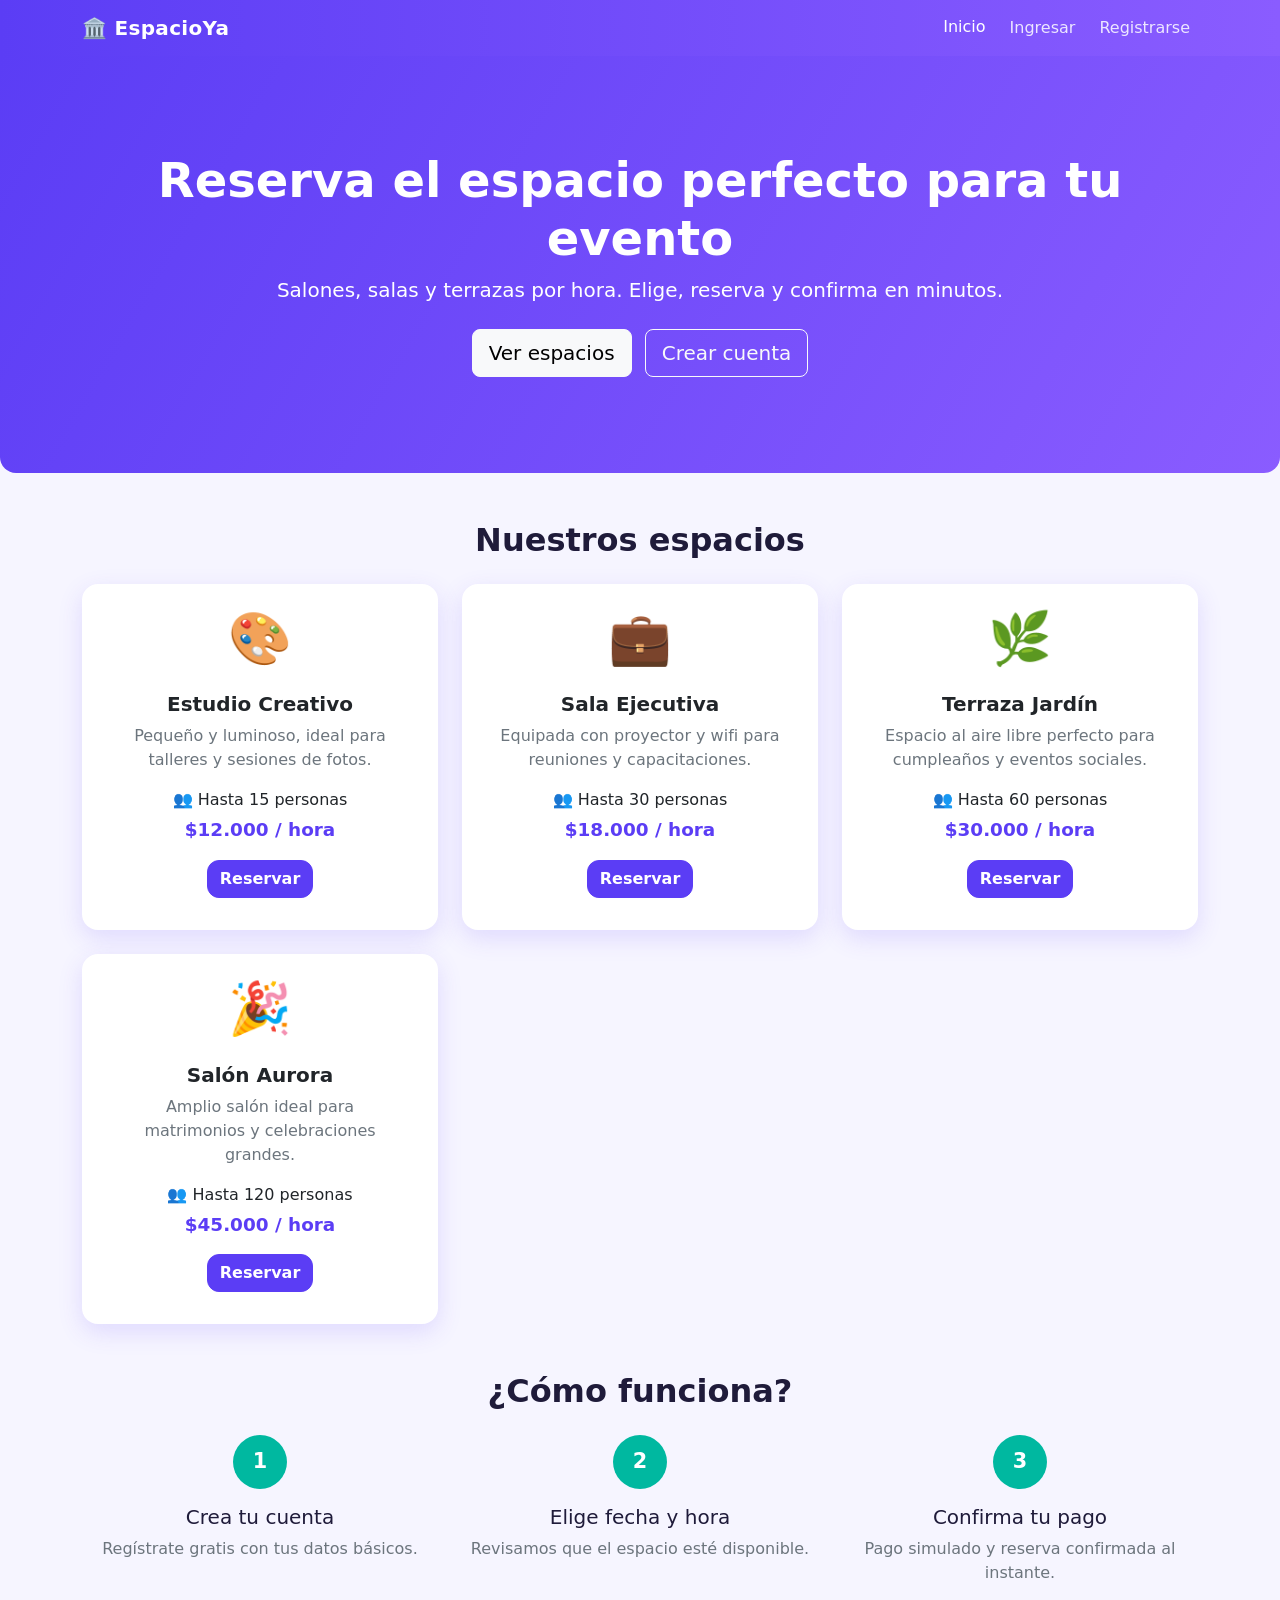
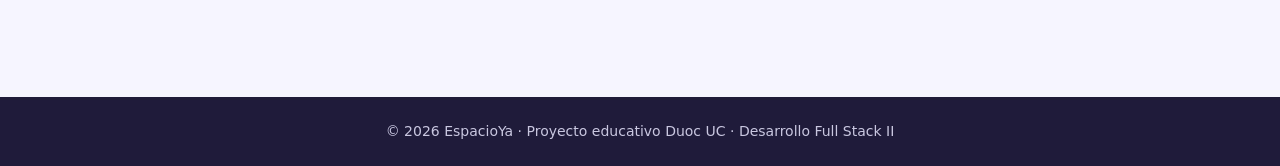
<file: index.html>
<!DOCTYPE html>
<html lang="es">
<head>
  <meta charset="UTF-8">
  <meta name="viewport" content="width=device-width, initial-scale=1">
  <title>Inicio · EspacioYa</title>
  <link href="https://cdn.jsdelivr.net/npm/bootstrap@5.3.3/dist/css/bootstrap.min.css" rel="stylesheet">
  <link href="css/style.css" rel="stylesheet">
</head>
<body>
<div id="navbar"></div>
<header class="hero text-center">
  <div class="container">
    <h1>Reserva el espacio perfecto para tu evento</h1>
    <p class="lead mb-4">Salones, salas y terrazas por hora. Elige, reserva y confirma en minutos.</p>
    <a href="#espacios" class="btn btn-light btn-lg me-2">Ver espacios</a>
    <a href="pages/registro.html" class="btn btn-outline-light btn-lg">Crear cuenta</a>
  </div>
</header>

<main class="container py-5">
  <section id="espacios">
    <h2 class="fw-bold mb-4 text-center">Nuestros espacios</h2>
    <div class="row row-cols-1 row-cols-md-2 row-cols-lg-3 g-4" id="listaEspacios"></div>
  </section>

  <section class="mt-5">
    <h2 class="fw-bold mb-4 text-center">¿Cómo funciona?</h2>
    <div class="row g-4 text-center">
      <div class="col-12 col-md-4"><div class="paso-numero mb-3">1</div><h5>Crea tu cuenta</h5><p class="text-secondary">Regístrate gratis con tus datos básicos.</p></div>
      <div class="col-12 col-md-4"><div class="paso-numero mb-3">2</div><h5>Elige fecha y hora</h5><p class="text-secondary">Revisamos que el espacio esté disponible.</p></div>
      <div class="col-12 col-md-4"><div class="paso-numero mb-3">3</div><h5>Confirma tu pago</h5><p class="text-secondary">Pago simulado y reserva confirmada al instante.</p></div>
    </div>
  </section>
</main>
<footer id="footer"></footer>
<script src="https://cdn.jsdelivr.net/npm/bootstrap@5.3.3/dist/js/bootstrap.bundle.min.js"></script>
<script src="js/utils/formato.js"></script>
<script src="js/utils/validaciones.js"></script>
<script src="js/config/rutas.js"></script>
<script src="data/seed.js"></script>
<script src="js/models/usuario.model.js"></script>
<script src="js/models/espacio.model.js"></script>
<script src="js/models/reserva.model.js"></script>
<script src="js/services/storage.service.js"></script>
<script src="js/services/usuario.service.js"></script>
<script src="js/services/espacio.service.js"></script>
<script src="js/services/reserva.service.js"></script>
<script src="js/services/auth.service.js"></script>
<script src="js/components/layout.js"></script>
<script src="js/controllers/index.controller.js"></script>
</body>
</html>
</file>
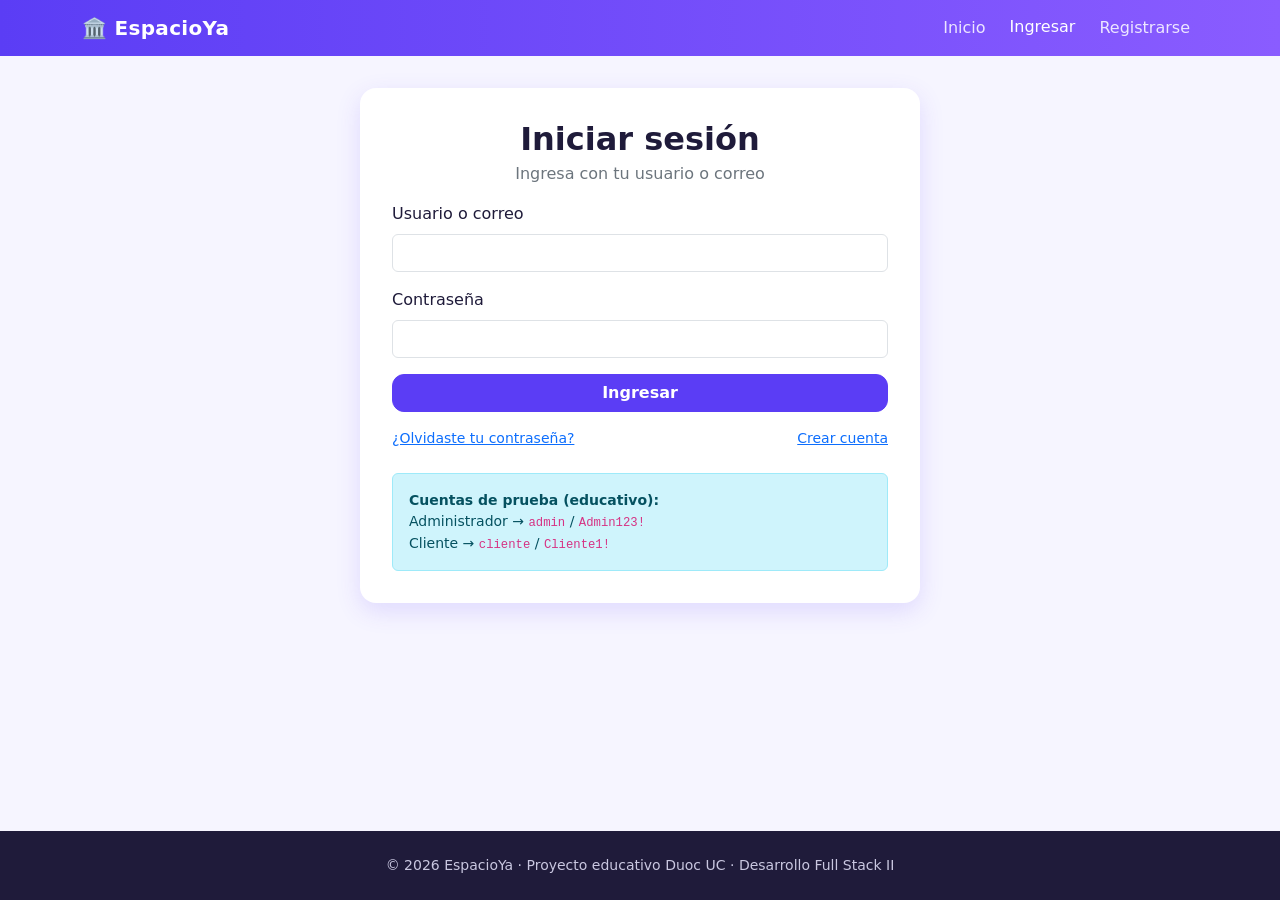
<file: pages/admin.html>
<!DOCTYPE html>
<html lang="es">
<head>
  <meta charset="UTF-8">
  <meta name="viewport" content="width=device-width, initial-scale=1">
  <title>Panel admin · EspacioYa</title>
  <link href="https://cdn.jsdelivr.net/npm/bootstrap@5.3.3/dist/css/bootstrap.min.css" rel="stylesheet">
  <link href="../css/style.css" rel="stylesheet">
</head>
<body>
<div id="navbar"></div>
<main class="container py-4">
  <h2 class="fw-bold mb-3">Panel de administración</h2>

  <ul class="nav nav-pills mb-4 flex-column flex-sm-row gap-2" id="tabsAdmin" role="tablist">
    <li class="nav-item" role="presentation"><button class="nav-link active" data-bs-toggle="pill" data-bs-target="#tabEspacios" type="button">🏛️ Espacios</button></li>
    <li class="nav-item" role="presentation"><button class="nav-link" data-bs-toggle="pill" data-bs-target="#tabReservas" type="button">📅 Reservas</button></li>
    <li class="nav-item" role="presentation"><button class="nav-link" data-bs-toggle="pill" data-bs-target="#tabUsuarios" type="button">👥 Usuarios</button></li>
  </ul>

  <div class="tab-content">
    <!-- Mantenedor de espacios -->
    <div class="tab-pane fade show active" id="tabEspacios">
      <div class="row g-4">
        <div class="col-12 col-lg-4">
          <div class="tarjeta p-4">
            <h5 id="tituloEspacio" class="mb-3">Nuevo espacio</h5>
            <form id="formEspacio" novalidate>
              <input type="hidden" id="espId">
              <div class="mb-3"><label for="espNombre" class="form-label">Nombre</label>
                <input type="text" id="espNombre" class="form-control" maxlength="40"><div class="invalid-feedback"></div></div>
              <div class="row g-3 mb-3">
                <div class="col-6"><label for="espCapacidad" class="form-label">Capacidad</label>
                  <input type="number" id="espCapacidad" class="form-control" min="1"><div class="invalid-feedback"></div></div>
                <div class="col-6"><label for="espPrecio" class="form-label">Precio/hora</label>
                  <input type="number" id="espPrecio" class="form-control" min="1000" step="500"><div class="invalid-feedback"></div></div>
              </div>
              <div class="mb-3"><label for="espIcono" class="form-label">Ícono (emoji)</label>
                <input type="text" id="espIcono" class="form-control" maxlength="4" value="🏛️"><div class="invalid-feedback"></div></div>
              <div class="mb-3"><label for="espDescripcion" class="form-label">Descripción</label>
                <textarea id="espDescripcion" class="form-control" rows="3" maxlength="150"></textarea><div class="invalid-feedback"></div></div>
              <div class="d-flex flex-column flex-sm-row gap-2">
                <button type="submit" id="btnEspGuardar" class="btn btn-principal flex-fill">Agregar</button>
                <button type="button" id="btnEspCancelar" class="btn btn-outline-secondary flex-fill d-none">Cancelar</button>
              </div>
            </form>
          </div>
        </div>
        <div class="col-12 col-lg-8">
          <div class="tarjeta p-4"><div class="table-responsive">
            <table class="table table-hover mb-0">
              <thead><tr><th>Espacio</th><th>Capacidad</th><th>Precio/hora</th><th>Acciones</th></tr></thead>
              <tbody id="tablaEspacios"></tbody>
            </table></div></div>
        </div>
      </div>
    </div>

    <!-- Reservas de todos los clientes -->
    <div class="tab-pane fade" id="tabReservas">
      <div class="tarjeta p-4"><div class="table-responsive">
        <table class="table table-hover mb-0">
          <thead><tr><th>#</th><th>Cliente</th><th>Espacio</th><th>Fecha y hora</th><th>Total</th><th>Estado</th><th></th></tr></thead>
          <tbody id="tablaReservasAdmin"></tbody>
        </table></div></div>
    </div>

    <!-- Usuarios -->
    <div class="tab-pane fade" id="tabUsuarios">
      <div class="tarjeta p-4"><div class="table-responsive">
        <table class="table table-hover mb-0">
          <thead><tr><th>Nombre</th><th>Usuario</th><th>Correo</th><th>Rol</th><th></th></tr></thead>
          <tbody id="tablaUsuarios"></tbody>
        </table></div></div>
    </div>
  </div>
</main>
<footer id="footer"></footer>
<script src="https://cdn.jsdelivr.net/npm/bootstrap@5.3.3/dist/js/bootstrap.bundle.min.js"></script>
<script src="../js/utils/formato.js"></script>
<script src="../js/utils/validaciones.js"></script>
<script src="../js/config/rutas.js"></script>
<script src="../data/seed.js"></script>
<script src="../js/models/usuario.model.js"></script>
<script src="../js/models/espacio.model.js"></script>
<script src="../js/models/reserva.model.js"></script>
<script src="../js/services/storage.service.js"></script>
<script src="../js/services/usuario.service.js"></script>
<script src="../js/services/espacio.service.js"></script>
<script src="../js/services/reserva.service.js"></script>
<script src="../js/services/auth.service.js"></script>
<script src="../js/components/layout.js"></script>
<script src="../js/controllers/admin.controller.js"></script>
</body>
</html>
</file>
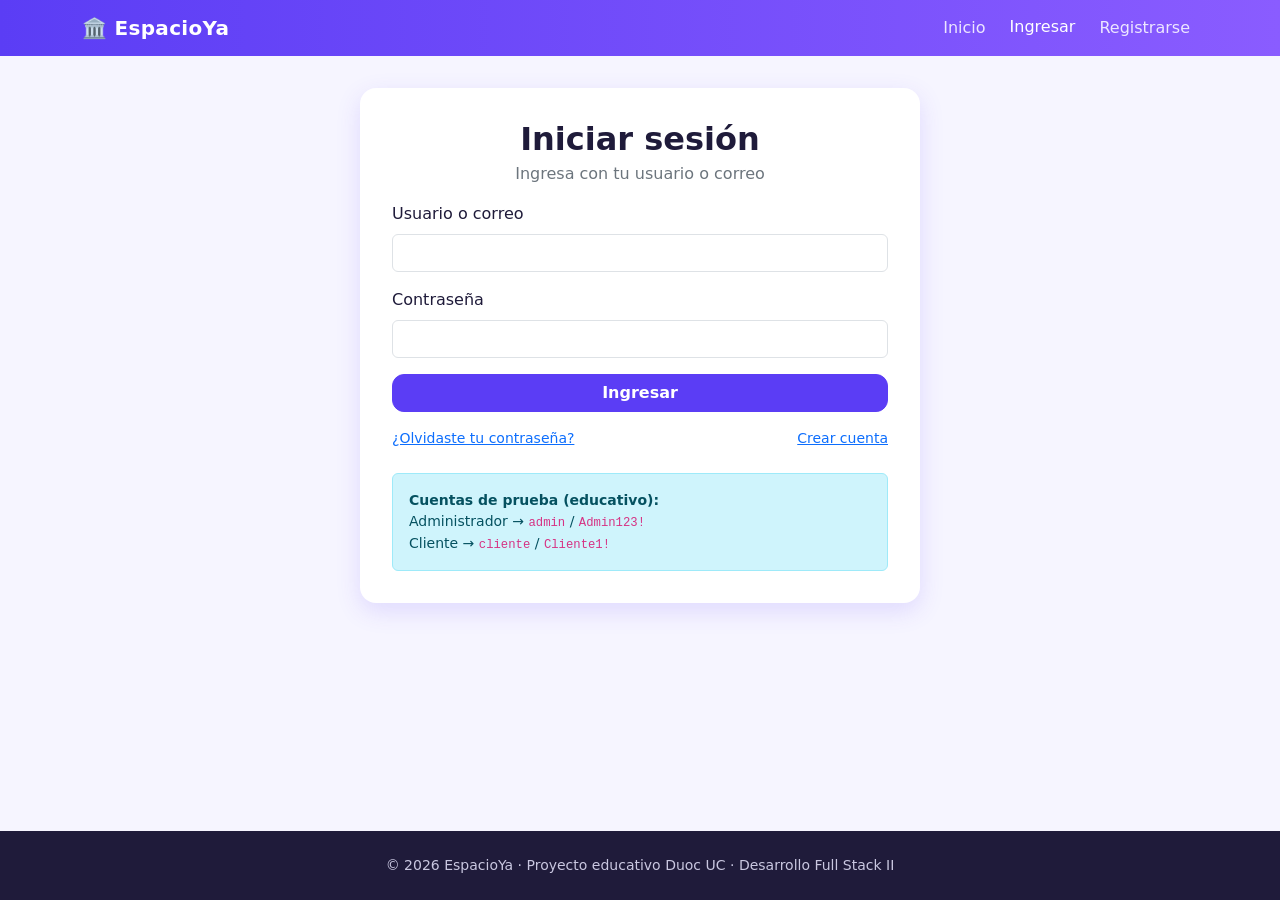
<file: pages/login.html>
<!DOCTYPE html>
<html lang="es">
<head>
  <meta charset="UTF-8">
  <meta name="viewport" content="width=device-width, initial-scale=1">
  <title>Ingresar · EspacioYa</title>
  <link href="https://cdn.jsdelivr.net/npm/bootstrap@5.3.3/dist/css/bootstrap.min.css" rel="stylesheet">
  <link href="../css/style.css" rel="stylesheet">
</head>
<body>
<div id="navbar"></div>
<main class="container">
  <div class="tarjeta form-card">
    <h2 class="fw-bold text-center mb-1">Iniciar sesión</h2>
    <p class="text-center text-secondary">Ingresa con tu usuario o correo</p>
    <form id="formLogin" novalidate>
      <div class="mb-3">
        <label for="usuario" class="form-label">Usuario o correo</label>
        <input type="text" class="form-control" id="usuario" autocomplete="username">
        <div class="invalid-feedback"></div>
      </div>
      <div class="mb-3">
        <label for="clave" class="form-label">Contraseña</label>
        <input type="password" class="form-control" id="clave" autocomplete="current-password">
        <div class="invalid-feedback"></div>
      </div>
      <div class="d-grid gap-2">
        <button type="submit" class="btn btn-principal">Ingresar</button>
      </div>
    </form>
    <div class="d-flex justify-content-between mt-3 small">
      <a href="recuperar.html">¿Olvidaste tu contraseña?</a>
      <a href="registro.html">Crear cuenta</a>
    </div>
    <div class="alert alert-info mt-4 small mb-0">
      <strong>Cuentas de prueba (educativo):</strong><br>
      Administrador → <code>admin</code> / <code>Admin123!</code><br>
      Cliente → <code>cliente</code> / <code>Cliente1!</code>
    </div>
  </div>
</main>
<footer id="footer"></footer>
<script src="https://cdn.jsdelivr.net/npm/bootstrap@5.3.3/dist/js/bootstrap.bundle.min.js"></script>
<script src="../js/utils/formato.js"></script>
<script src="../js/utils/validaciones.js"></script>
<script src="../js/config/rutas.js"></script>
<script src="../data/seed.js"></script>
<script src="../js/models/usuario.model.js"></script>
<script src="../js/models/espacio.model.js"></script>
<script src="../js/models/reserva.model.js"></script>
<script src="../js/services/storage.service.js"></script>
<script src="../js/services/usuario.service.js"></script>
<script src="../js/services/espacio.service.js"></script>
<script src="../js/services/reserva.service.js"></script>
<script src="../js/services/auth.service.js"></script>
<script src="../js/components/layout.js"></script>
<script src="../js/controllers/login.controller.js"></script>
</body>
</html>
</file>
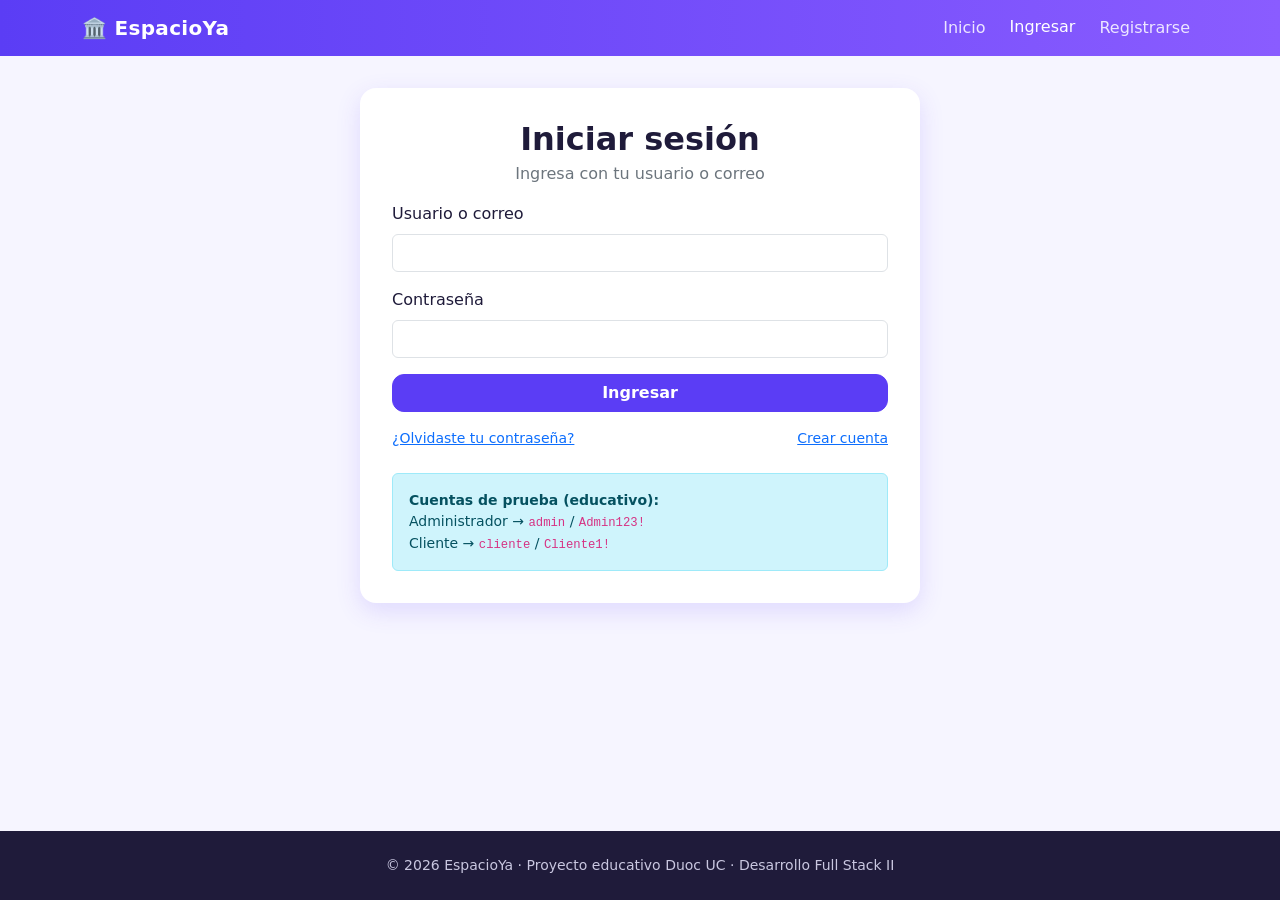
<file: pages/pago.html>
<!DOCTYPE html>
<html lang="es">
<head>
  <meta charset="UTF-8">
  <meta name="viewport" content="width=device-width, initial-scale=1">
  <title>Pago · EspacioYa</title>
  <link href="https://cdn.jsdelivr.net/npm/bootstrap@5.3.3/dist/css/bootstrap.min.css" rel="stylesheet">
  <link href="../css/style.css" rel="stylesheet">
</head>
<body>
<div id="navbar"></div>
<main class="container">
  <div class="tarjeta form-card">
    <h2 class="fw-bold text-center mb-3">Pagar reserva</h2>
    <div id="detalle" class="mb-3"></div>

    <form id="formPago" novalidate>
      <div class="alert alert-warning small">Pago simulado: no se solicita ni se guarda ningún dato bancario.</div>
      <div class="mb-3">
        <label for="metodo" class="form-label">Método de pago</label>
        <select id="metodo" class="form-select">
          <option value="">Selecciona...</option>
          <option>Tarjeta de crédito</option>
          <option>Tarjeta de débito</option>
          <option>Transferencia</option>
        </select>
        <div class="invalid-feedback"></div>
      </div>
      <div class="form-check mb-3">
        <input class="form-check-input" type="checkbox" id="terminos">
        <label class="form-check-label" for="terminos">Acepto las condiciones de arriendo</label>
        <div class="invalid-feedback"></div>
      </div>
      <div class="d-grid gap-2">
        <button type="submit" class="btn btn-principal">Pagar ahora</button>
        <a href="reservas.html" class="btn btn-outline-secondary">Pagar después</a>
      </div>
    </form>

    <div id="exito" class="text-center d-none">
      <div style="font-size:3.5rem">✅</div>
      <h4 class="fw-bold">¡Pago realizado con éxito!</h4>
      <p class="text-secondary mb-1">Tu reserva quedó confirmada.</p>
      <p>Código: <strong id="codigoPago"></strong></p>
      <a href="reservas.html" class="btn btn-principal">Ver mis reservas</a>
    </div>
  </div>
</main>
<footer id="footer"></footer>
<script src="https://cdn.jsdelivr.net/npm/bootstrap@5.3.3/dist/js/bootstrap.bundle.min.js"></script>
<script src="../js/utils/formato.js"></script>
<script src="../js/utils/validaciones.js"></script>
<script src="../js/config/rutas.js"></script>
<script src="../data/seed.js"></script>
<script src="../js/models/usuario.model.js"></script>
<script src="../js/models/espacio.model.js"></script>
<script src="../js/models/reserva.model.js"></script>
<script src="../js/services/storage.service.js"></script>
<script src="../js/services/usuario.service.js"></script>
<script src="../js/services/espacio.service.js"></script>
<script src="../js/services/reserva.service.js"></script>
<script src="../js/services/auth.service.js"></script>
<script src="../js/components/layout.js"></script>
<script src="../js/controllers/pago.controller.js"></script>
</body>
</html>
</file>
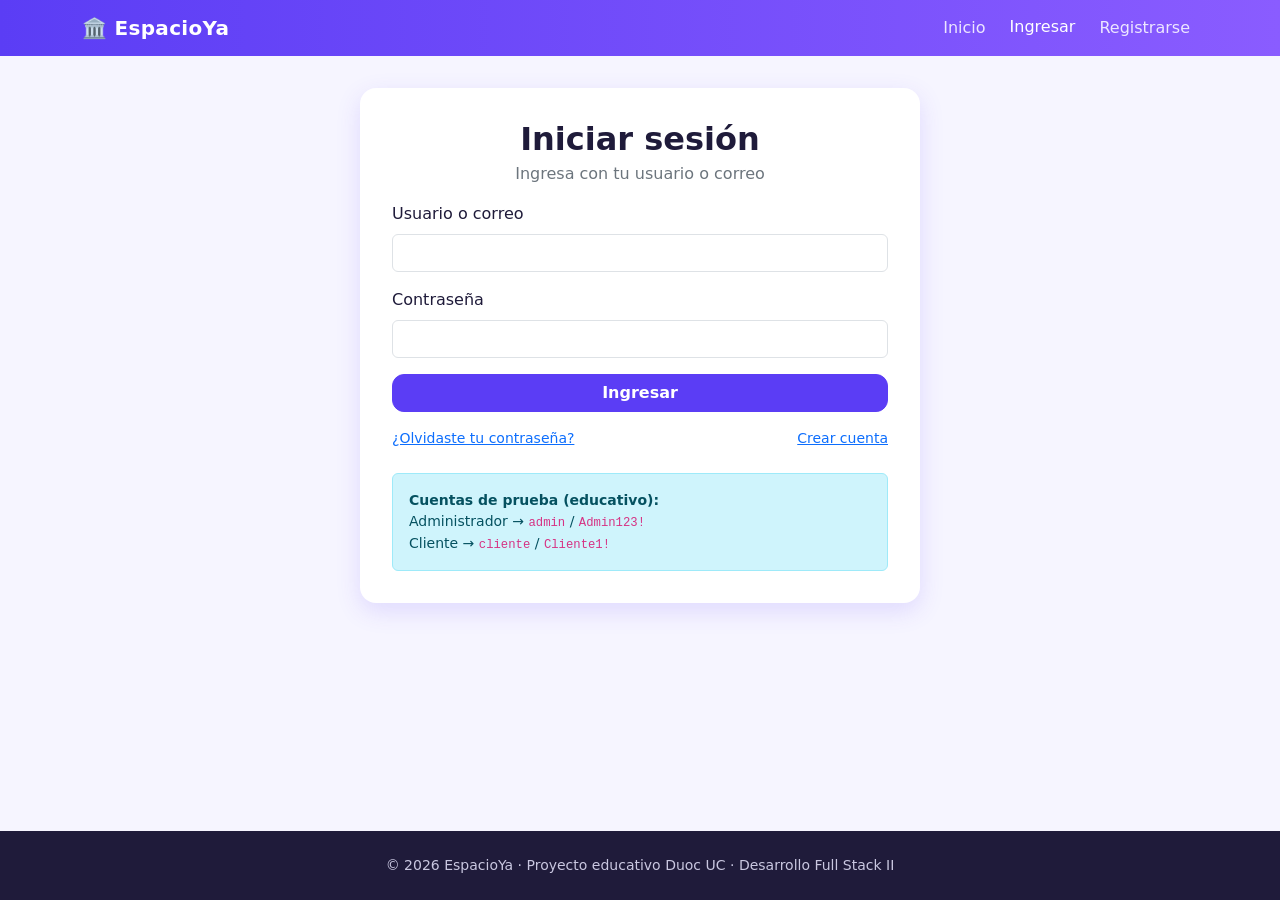
<file: pages/perfil.html>
<!DOCTYPE html>
<html lang="es">
<head>
  <meta charset="UTF-8">
  <meta name="viewport" content="width=device-width, initial-scale=1">
  <title>Mi perfil · EspacioYa</title>
  <link href="https://cdn.jsdelivr.net/npm/bootstrap@5.3.3/dist/css/bootstrap.min.css" rel="stylesheet">
  <link href="../css/style.css" rel="stylesheet">
</head>
<body>
<div id="navbar"></div>
<main class="container">
  <div class="tarjeta form-card" style="max-width: 760px;">
    <h2 class="fw-bold text-center mb-1">Mi perfil</h2>
    <p class="text-center text-secondary">Rol: <span class="badge bg-secondary" id="rolBadge"></span></p>
    <form id="formPerfil" novalidate>
      <div class="row g-3">
        <div class="col-12">
          <label for="nombre" class="form-label">Nombre completo</label>
          <input type="text" class="form-control" id="nombre">
          <div class="invalid-feedback"></div>
        </div>
        <div class="col-12 col-md-6">
          <label for="usuario" class="form-label">Nombre de usuario</label>
          <input type="text" class="form-control" id="usuario" readonly>
        </div>
        <div class="col-12 col-md-6">
          <label for="email" class="form-label">Correo electrónico</label>
          <input type="email" class="form-control" id="email">
          <div class="invalid-feedback"></div>
        </div>
        <div class="col-12 col-md-6">
          <label for="nacimiento" class="form-label">Fecha de nacimiento</label>
          <input type="date" class="form-control" id="nacimiento">
          <div class="invalid-feedback"></div>
        </div>
        <div class="col-12 col-md-6">
          <label for="direccion" class="form-label">Dirección <span class="text-secondary">(opcional)</span></label>
          <input type="text" class="form-control" id="direccion" maxlength="100">
          <div class="invalid-feedback"></div>
        </div>
      </div>

      <hr class="my-4">
      <h5>Cambiar contraseña <span class="text-secondary fs-6">(opcional)</span></h5>
      <div class="row g-3">
        <div class="col-12">
          <label for="claveActual" class="form-label">Contraseña actual</label>
          <input type="password" class="form-control" id="claveActual" autocomplete="current-password">
          <div class="invalid-feedback"></div>
        </div>
        <div class="col-12 col-md-6">
          <label for="clave" class="form-label">Nueva contraseña</label>
          <input type="password" class="form-control" id="clave" autocomplete="new-password">
          <div class="invalid-feedback"></div>
        </div>
        <div class="col-12 col-md-6">
          <label for="clave2" class="form-label">Repetir nueva contraseña</label>
          <input type="password" class="form-control" id="clave2" autocomplete="new-password">
          <div class="invalid-feedback"></div>
        </div>
        <div class="col-12"><ul class="reglas-clave" id="reglas"></ul></div>
      </div>

      <div class="d-flex flex-column flex-sm-row gap-2 mt-3">
        <button type="submit" class="btn btn-principal flex-fill">Guardar cambios</button>
        <button type="button" id="btnRestablecer" class="btn btn-outline-secondary flex-fill">Restablecer</button>
      </div>
    </form>
  </div>
</main>
<footer id="footer"></footer>
<script src="https://cdn.jsdelivr.net/npm/bootstrap@5.3.3/dist/js/bootstrap.bundle.min.js"></script>
<script src="../js/utils/formato.js"></script>
<script src="../js/utils/validaciones.js"></script>
<script src="../js/config/rutas.js"></script>
<script src="../data/seed.js"></script>
<script src="../js/models/usuario.model.js"></script>
<script src="../js/models/espacio.model.js"></script>
<script src="../js/models/reserva.model.js"></script>
<script src="../js/services/storage.service.js"></script>
<script src="../js/services/usuario.service.js"></script>
<script src="../js/services/espacio.service.js"></script>
<script src="../js/services/reserva.service.js"></script>
<script src="../js/services/auth.service.js"></script>
<script src="../js/components/layout.js"></script>
<script src="../js/controllers/perfil.controller.js"></script>
</body>
</html>
</file>
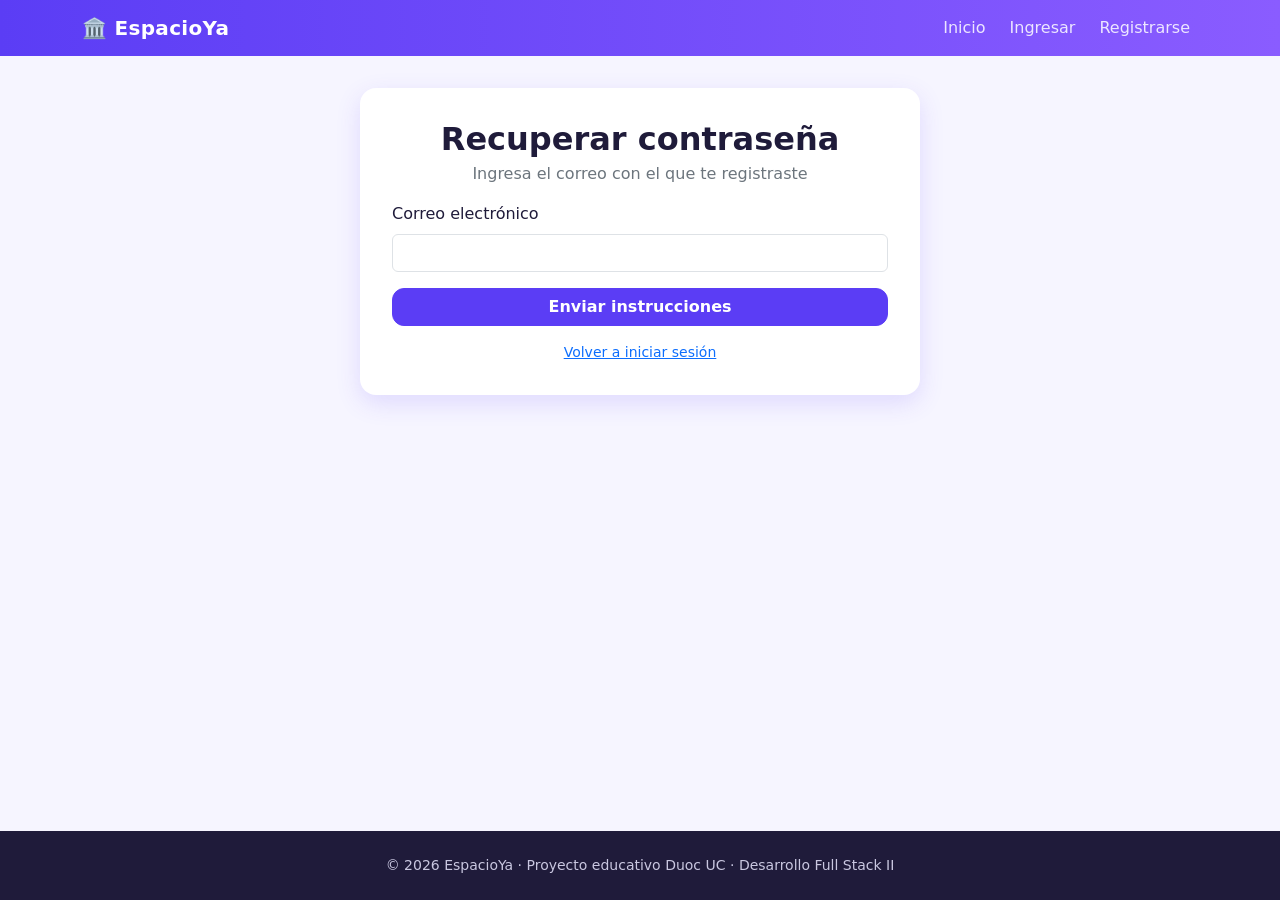
<file: pages/recuperar.html>
<!DOCTYPE html>
<html lang="es">
<head>
  <meta charset="UTF-8">
  <meta name="viewport" content="width=device-width, initial-scale=1">
  <title>Recuperar contraseña · EspacioYa</title>
  <link href="https://cdn.jsdelivr.net/npm/bootstrap@5.3.3/dist/css/bootstrap.min.css" rel="stylesheet">
  <link href="../css/style.css" rel="stylesheet">
</head>
<body>
<div id="navbar"></div>
<main class="container">
  <div class="tarjeta form-card">
    <h2 class="fw-bold text-center mb-1">Recuperar contraseña</h2>

    <form id="formEmail" novalidate>
      <p class="text-center text-secondary">Ingresa el correo con el que te registraste</p>
      <div class="mb-3">
        <label for="email" class="form-label">Correo electrónico</label>
        <input type="email" class="form-control" id="email">
        <div class="invalid-feedback"></div>
      </div>
      <div class="d-grid"><button type="submit" class="btn btn-principal">Enviar instrucciones</button></div>
    </form>

    <form id="formNueva" class="d-none" novalidate>
      <div class="alert alert-info small">
        Simulación: en un sistema real recibirías un enlace por correo. Aquí puedes definir tu nueva contraseña directamente.
      </div>
      <div class="mb-3">
        <label for="clave" class="form-label">Nueva contraseña</label>
        <input type="password" class="form-control" id="clave" autocomplete="new-password">
        <div class="invalid-feedback"></div>
        <ul class="reglas-clave" id="reglas"></ul>
      </div>
      <div class="mb-3">
        <label for="clave2" class="form-label">Repetir nueva contraseña</label>
        <input type="password" class="form-control" id="clave2" autocomplete="new-password">
        <div class="invalid-feedback"></div>
      </div>
      <div class="d-grid"><button type="submit" class="btn btn-principal">Cambiar contraseña</button></div>
    </form>

    <p class="text-center small mt-3 mb-0"><a href="login.html">Volver a iniciar sesión</a></p>
  </div>
</main>
<footer id="footer"></footer>
<script src="https://cdn.jsdelivr.net/npm/bootstrap@5.3.3/dist/js/bootstrap.bundle.min.js"></script>
<script src="../js/utils/formato.js"></script>
<script src="../js/utils/validaciones.js"></script>
<script src="../js/config/rutas.js"></script>
<script src="../data/seed.js"></script>
<script src="../js/models/usuario.model.js"></script>
<script src="../js/models/espacio.model.js"></script>
<script src="../js/models/reserva.model.js"></script>
<script src="../js/services/storage.service.js"></script>
<script src="../js/services/usuario.service.js"></script>
<script src="../js/services/espacio.service.js"></script>
<script src="../js/services/reserva.service.js"></script>
<script src="../js/services/auth.service.js"></script>
<script src="../js/components/layout.js"></script>
<script src="../js/controllers/recuperar.controller.js"></script>
</body>
</html>
</file>
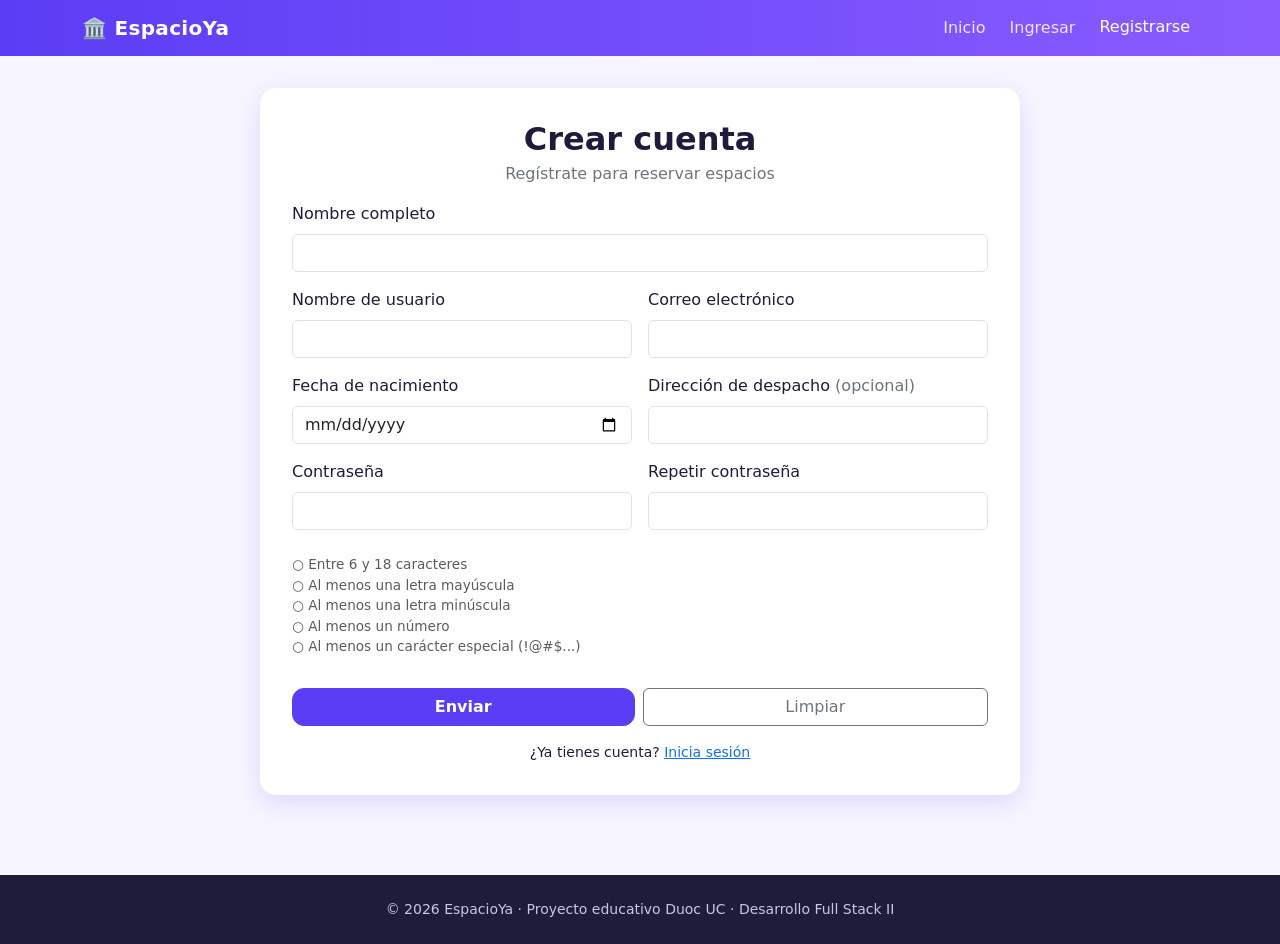
<file: pages/registro.html>
<!DOCTYPE html>
<html lang="es">
<head>
  <meta charset="UTF-8">
  <meta name="viewport" content="width=device-width, initial-scale=1">
  <title>Registro · EspacioYa</title>
  <link href="https://cdn.jsdelivr.net/npm/bootstrap@5.3.3/dist/css/bootstrap.min.css" rel="stylesheet">
  <link href="../css/style.css" rel="stylesheet">
</head>
<body>
<div id="navbar"></div>
<main class="container">
  <div class="tarjeta form-card" style="max-width: 760px;">
    <h2 class="fw-bold text-center mb-1">Crear cuenta</h2>
    <p class="text-center text-secondary">Regístrate para reservar espacios</p>
    <form id="formRegistro" novalidate>
      <div class="row g-3">
        <div class="col-12">
          <label for="nombre" class="form-label">Nombre completo</label>
          <input type="text" class="form-control" id="nombre" autocomplete="name">
          <div class="invalid-feedback"></div>
        </div>
        <div class="col-12 col-md-6">
          <label for="usuario" class="form-label">Nombre de usuario</label>
          <input type="text" class="form-control" id="usuario" autocomplete="username">
          <div class="invalid-feedback"></div>
        </div>
        <div class="col-12 col-md-6">
          <label for="email" class="form-label">Correo electrónico</label>
          <input type="email" class="form-control" id="email" autocomplete="email">
          <div class="invalid-feedback"></div>
        </div>
        <div class="col-12 col-md-6">
          <label for="nacimiento" class="form-label">Fecha de nacimiento</label>
          <input type="date" class="form-control" id="nacimiento">
          <div class="invalid-feedback"></div>
        </div>
        <div class="col-12 col-md-6">
          <label for="direccion" class="form-label">Dirección de despacho <span class="text-secondary">(opcional)</span></label>
          <input type="text" class="form-control" id="direccion" maxlength="100" autocomplete="street-address">
          <div class="invalid-feedback"></div>
        </div>
        <div class="col-12 col-md-6">
          <label for="clave" class="form-label">Contraseña</label>
          <input type="password" class="form-control" id="clave" autocomplete="new-password">
          <div class="invalid-feedback"></div>
        </div>
        <div class="col-12 col-md-6">
          <label for="clave2" class="form-label">Repetir contraseña</label>
          <input type="password" class="form-control" id="clave2" autocomplete="new-password">
          <div class="invalid-feedback"></div>
        </div>
        <div class="col-12"><ul class="reglas-clave" id="reglas"></ul></div>
      </div>
      <div class="d-flex flex-column flex-sm-row gap-2 mt-3">
        <button type="submit" class="btn btn-principal flex-fill">Enviar</button>
        <button type="reset" class="btn btn-outline-secondary flex-fill">Limpiar</button>
      </div>
    </form>
    <p class="text-center small mt-3 mb-0">¿Ya tienes cuenta? <a href="login.html">Inicia sesión</a></p>
  </div>
</main>
<footer id="footer"></footer>
<script src="https://cdn.jsdelivr.net/npm/bootstrap@5.3.3/dist/js/bootstrap.bundle.min.js"></script>
<script src="../js/utils/formato.js"></script>
<script src="../js/utils/validaciones.js"></script>
<script src="../js/config/rutas.js"></script>
<script src="../data/seed.js"></script>
<script src="../js/models/usuario.model.js"></script>
<script src="../js/models/espacio.model.js"></script>
<script src="../js/models/reserva.model.js"></script>
<script src="../js/services/storage.service.js"></script>
<script src="../js/services/usuario.service.js"></script>
<script src="../js/services/espacio.service.js"></script>
<script src="../js/services/reserva.service.js"></script>
<script src="../js/services/auth.service.js"></script>
<script src="../js/components/layout.js"></script>
<script src="../js/controllers/registro.controller.js"></script>
</body>
</html>
</file>
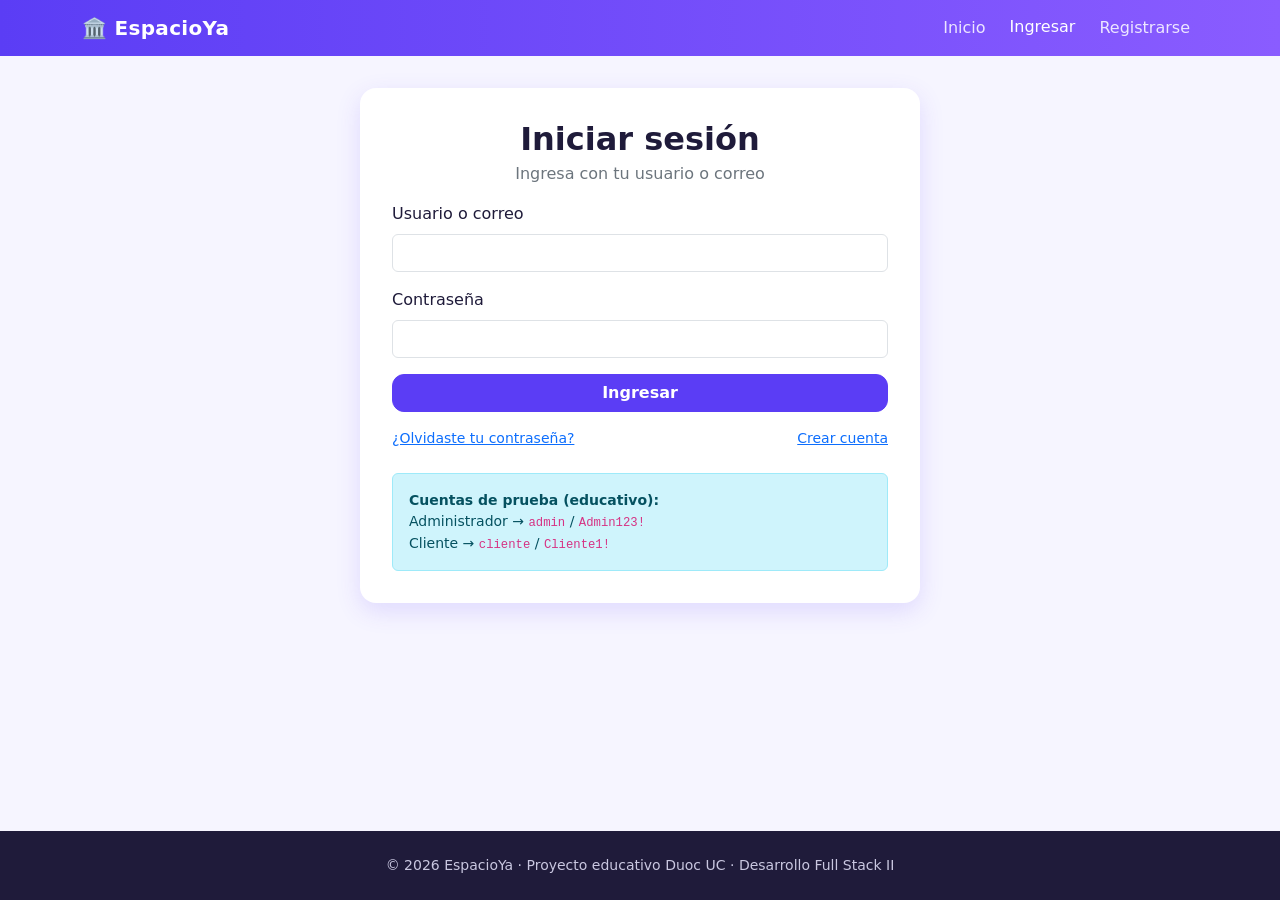
<file: pages/reservas.html>
<!DOCTYPE html>
<html lang="es">
<head>
  <meta charset="UTF-8">
  <meta name="viewport" content="width=device-width, initial-scale=1">
  <title>Mis reservas · EspacioYa</title>
  <link href="https://cdn.jsdelivr.net/npm/bootstrap@5.3.3/dist/css/bootstrap.min.css" rel="stylesheet">
  <link href="../css/style.css" rel="stylesheet">
</head>
<body>
<div id="navbar"></div>
<main class="container py-4">
  <h2 class="fw-bold mb-4">Reservar un espacio</h2>
  <div class="row g-4">
    <div class="col-12 col-lg-5">
      <div class="tarjeta p-4">
        <h5 id="tituloForm" class="mb-3">Nueva reserva</h5>
        <form id="formReserva" novalidate>
          <input type="hidden" id="reservaId">
          <div class="mb-3">
            <label for="espacio" class="form-label">Espacio</label>
            <select id="espacio" class="form-select"></select>
            <div class="invalid-feedback"></div>
          </div>
          <div class="row g-3 mb-3">
            <div class="col-12 col-sm-6">
              <label for="fecha" class="form-label">Fecha</label>
              <input type="date" id="fecha" class="form-control">
              <div class="invalid-feedback"></div>
            </div>
            <div class="col-12 col-sm-6">
              <label for="hora" class="form-label">Hora de inicio</label>
              <select id="hora" class="form-select"></select>
              <div class="invalid-feedback"></div>
            </div>
          </div>
          <div class="row g-3 mb-3">
            <div class="col-12 col-sm-6">
              <label for="duracion" class="form-label">Duración (horas)</label>
              <input type="number" id="duracion" class="form-control" min="1" max="8" value="1">
              <div class="invalid-feedback"></div>
            </div>
            <div class="col-12 col-sm-6">
              <label for="personas" class="form-label">N° de personas</label>
              <input type="number" id="personas" class="form-control" min="1" value="1">
              <div class="invalid-feedback"></div>
            </div>
          </div>
          <div class="mb-3">
            <label for="tipo" class="form-label">Tipo de evento</label>
            <select id="tipo" class="form-select">
              <option value="">Selecciona...</option>
              <option>Cumpleaños</option>
              <option>Matrimonio</option>
              <option>Reunión empresarial</option>
              <option>Taller o capacitación</option>
              <option>Otro</option>
            </select>
            <div class="invalid-feedback"></div>
          </div>
          <div class="mb-3">
            <label for="notas" class="form-label">Notas <span class="text-secondary">(opcional)</span></label>
            <textarea id="notas" class="form-control" rows="2" maxlength="200"></textarea>
          </div>
          <p class="fs-5">Total estimado: <strong class="precio" id="resumen">$0</strong></p>
          <div class="d-flex flex-column flex-sm-row gap-2">
            <button type="submit" id="btnGuardar" class="btn btn-principal flex-fill">Reservar</button>
            <button type="button" id="btnCancelarEdicion" class="btn btn-outline-secondary flex-fill d-none">Cancelar edición</button>
            <button type="reset" id="btnLimpiar" class="btn btn-outline-secondary flex-fill">Limpiar</button>
          </div>
        </form>
      </div>
    </div>

    <div class="col-12 col-lg-7">
      <div class="tarjeta p-4">
        <h5 class="mb-3">Mis reservas</h5>
        <div class="table-responsive">
          <table class="table table-hover align-middle mb-0">
            <thead><tr><th>Espacio</th><th>Fecha</th><th>Horario</th><th>Total</th><th>Estado</th><th>Acciones</th></tr></thead>
            <tbody id="tablaReservas"></tbody>
          </table>
        </div>
      </div>
    </div>
  </div>
</main>
<footer id="footer"></footer>
<script src="https://cdn.jsdelivr.net/npm/bootstrap@5.3.3/dist/js/bootstrap.bundle.min.js"></script>
<script src="../js/utils/formato.js"></script>
<script src="../js/utils/validaciones.js"></script>
<script src="../js/config/rutas.js"></script>
<script src="../data/seed.js"></script>
<script src="../js/models/usuario.model.js"></script>
<script src="../js/models/espacio.model.js"></script>
<script src="../js/models/reserva.model.js"></script>
<script src="../js/services/storage.service.js"></script>
<script src="../js/services/usuario.service.js"></script>
<script src="../js/services/espacio.service.js"></script>
<script src="../js/services/reserva.service.js"></script>
<script src="../js/services/auth.service.js"></script>
<script src="../js/components/layout.js"></script>
<script src="../js/controllers/reservas.controller.js"></script>
</body>
</html>
</file>
<file: css/style.css>
/* ===== EspacioYa · estilos personalizados (se combinan con Bootstrap 5) ===== */

/* Variables CSS */
:root {
  --color-primario: #5b3df5;
  --color-primario-oscuro: #4326cc;
  --color-secundario: #00b8a0;
  --color-acento: #ff6b6b;
  --color-fondo: #f6f5ff;
  --color-texto: #1f1b3a;
  --color-suave: #6c6a85;
  --radio: 16px;
  --sombra: 0 8px 24px rgba(91, 61, 245, 0.15);
}

body {
  background: var(--color-fondo);
  color: var(--color-texto);
  font-family: "Segoe UI", system-ui, -apple-system, Roboto, sans-serif;
  min-height: 100vh;
  display: flex;
  flex-direction: column;
}
main { flex: 1; }

/* Navbar */
.navbar-espacioya {
  background: linear-gradient(90deg, var(--color-primario), #8a5cff);
}
.navbar-espacioya .nav-link { color: rgba(255,255,255,.85); transition: color .2s, transform .2s; }
.navbar-espacioya .nav-link:hover,
.navbar-espacioya .nav-link.active { color: #fff; transform: translateY(-1px); }
.navbar-brand { font-weight: 800; letter-spacing: .3px; }

/* Botón principal */
.btn-principal {
  background: var(--color-primario);
  border-color: var(--color-primario);
  color: #fff;
  border-radius: 12px;
  font-weight: 600;
  transition: transform .2s, box-shadow .2s, background .2s;
}
.btn-principal:hover, .btn-principal:focus {
  background: var(--color-primario-oscuro);
  border-color: var(--color-primario-oscuro);
  color: #fff;
  transform: translateY(-2px);
  box-shadow: var(--sombra);
}
.btn-secundario { background: var(--color-secundario); border-color: var(--color-secundario); color: #fff; border-radius: 12px; font-weight: 600; }
.btn-secundario:hover { filter: brightness(.92); color: #fff; }

/* Hero con degradado animado (animación 1) */
.hero {
  color: #fff;
  background: linear-gradient(120deg, #5b3df5, #8a5cff, #00b8a0, #5b3df5);
  background-size: 300% 300%;
  animation: degradado 12s ease infinite;
  border-radius: 0 0 var(--radio) var(--radio);
  padding: 4rem 0;
}
.hero h1 { font-weight: 800; animation: aparecer .8s ease-out both; }
.hero p  { animation: aparecer .8s .2s ease-out both; }
.hero .btn { animation: aparecer .8s .4s ease-out both; }

/* Tarjetas */
.tarjeta {
  background: #fff;
  border: 0;
  border-radius: var(--radio);
  box-shadow: var(--sombra);
}
.espacio-card {
  transition: transform .25s, box-shadow .25s;
  animation: aparecer .6s ease-out both;   /* animación 2 */
}
.espacio-card:hover { transform: translateY(-6px); box-shadow: 0 14px 32px rgba(91,61,245,.25); }
.espacio-icono {
  font-size: 3.2rem;
  display: inline-block;
  animation: flotar 3s ease-in-out infinite; /* animación 3 */
}
.precio { color: var(--color-primario); font-weight: 700; font-size: 1.15rem; }

.paso-numero {
  width: 54px; height: 54px; border-radius: 50%;
  display: inline-flex; align-items: center; justify-content: center;
  background: var(--color-secundario); color: #fff; font-weight: 800; font-size: 1.3rem;
  animation: pulso 2.2s ease-in-out infinite; /* animación 4 */
}

/* Formularios */
.form-card { max-width: 560px; margin: 2rem auto; padding: 2rem; }
.form-control:focus, .form-select:focus {
  border-color: var(--color-primario);
  box-shadow: 0 0 0 .2rem rgba(91, 61, 245, .2);
}
.reglas-clave { list-style: none; padding-left: 0; font-size: .85rem; margin-top: .5rem; }

.badge-estado-Pendiente  { background: #ffb020; color: #3d2b00; }
.badge-estado-Confirmada { background: #19a974; }
.badge-estado-Cancelada  { background: #d6455d; }

.table > :not(caption) > * > * { vertical-align: middle; }
footer.pie { background: #1f1b3a; color: #c9c7e0; }

/* Keyframes */
@keyframes aparecer { from { opacity: 0; transform: translateY(20px); } to { opacity: 1; transform: translateY(0); } }
@keyframes flotar   { 0%,100% { transform: translateY(0); } 50% { transform: translateY(-8px); } }
@keyframes pulso    { 0%,100% { transform: scale(1); box-shadow: 0 0 0 0 rgba(0,184,160,.5); } 50% { transform: scale(1.06); box-shadow: 0 0 0 10px rgba(0,184,160,0); } }
@keyframes degradado{ 0% { background-position: 0% 50%; } 50% { background-position: 100% 50%; } 100% { background-position: 0% 50%; } }

/* Media queries: pequeño / mediano / grande */
@media (max-width: 575.98px) {
  .hero { padding: 2.5rem 0; }
  .hero h1 { font-size: 1.8rem; }
  .form-card { margin: 1rem; padding: 1.25rem; }
  .espacio-icono { font-size: 2.6rem; }
}
@media (min-width: 576px) and (max-width: 991.98px) {
  .hero h1 { font-size: 2.3rem; }
}
@media (min-width: 992px) {
  .hero h1 { font-size: 3rem; }
  .hero { padding: 6rem 0; }
}
@media (prefers-reduced-motion: reduce) {
  * { animation: none !important; transition: none !important; }
}
</file>
